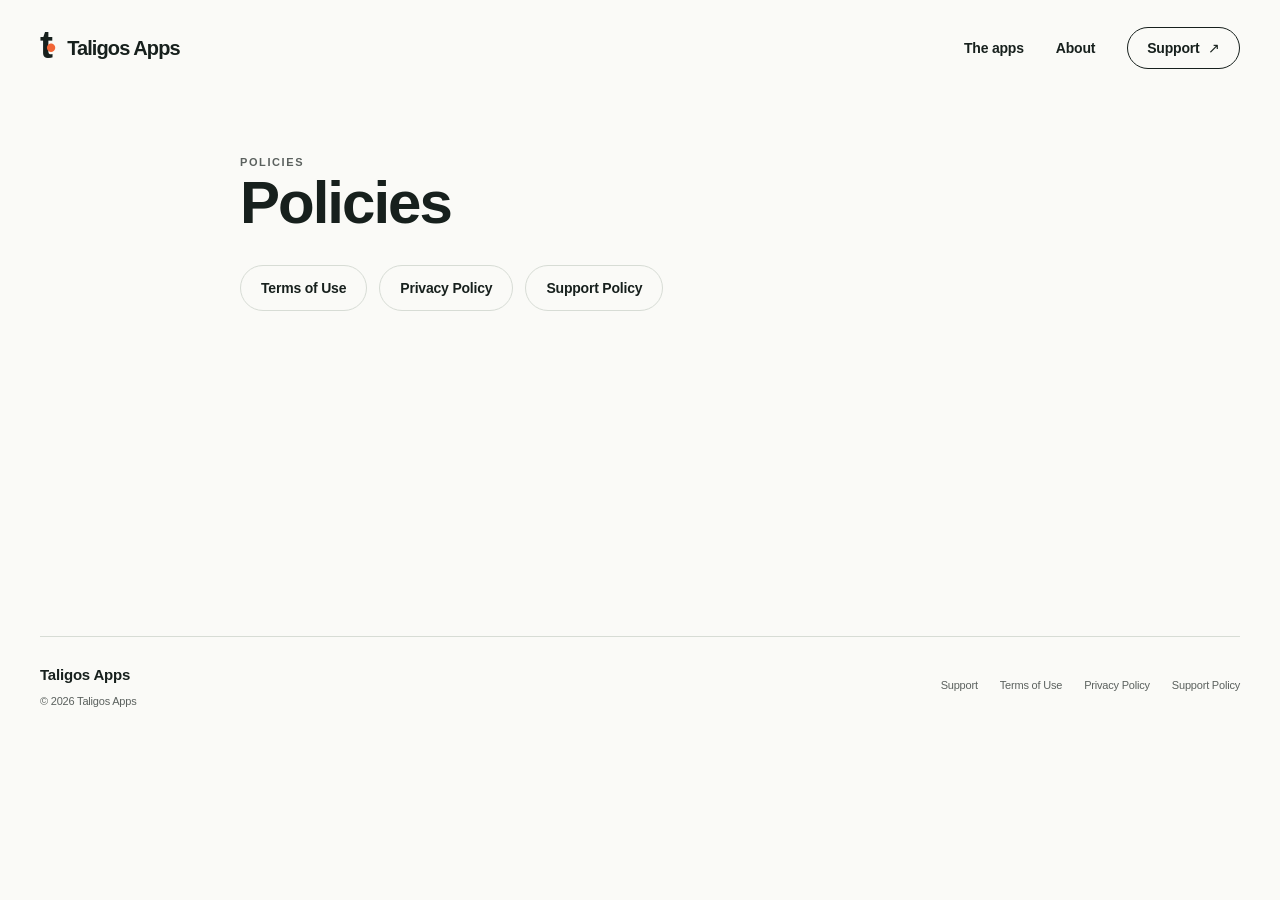
<file: policies.html>
<!DOCTYPE html>
<html lang="en">
  <head>
    <meta charset="UTF-8" />
    <meta name="viewport" content="width=device-width, initial-scale=1.0" />
    <title>Policies | Taligos Apps</title>
    <meta name="description" content="Terms of Use, Privacy Policy, and Support Policy for Taligos Apps." />
    <link rel="stylesheet" href="styles.css" />
  </head>
  <body><a class="skip-link" href="#main">Skip to content</a>
    <div class="site-shell">
      <header class="topbar">
<a class="brand" href="index.html" aria-label="Taligos Apps home"><span class="brand-monogram" aria-hidden="true">t<span>•</span></span><span class="brand-text">Taligos Apps</span></a>
<button class="menu-toggle" id="menuToggle" aria-label="Toggle navigation" aria-expanded="false" aria-controls="siteNav"><span></span><span></span><span></span></button>
<nav class="nav" id="siteNav" aria-label="Main navigation"><a href="index.html#apps">The apps</a><a href="index.html#about">About</a><a href="support.html">Support <span aria-hidden="true">↗</span></a></nav>
</header>
      <main id="main">
        <section class="section compact-top centered-copy">
          <p class="eyebrow">Policies</p>
          <h1 class="page-title">Policies</h1>
          <div class="button-row centered-actions">
            <a class="button button-secondary" href="terms.html">Terms of Use</a>
            <a class="button button-secondary" href="privacy.html">Privacy Policy</a>
            <a class="button button-secondary" href="support-policy.html">Support Policy</a>
          </div>
        </section>
      </main>
      <footer class="footer"><div><a class="footer-brand" href="index.html">Taligos Apps</a><p>© <span id="year">2026</span> Taligos Apps</p></div><div class="footer-links"><a href="support.html">Support</a><a href="terms.html">Terms of Use</a><a href="privacy.html">Privacy Policy</a><a href="support-policy.html">Support Policy</a></div></footer>
    </div>
    <script src="script.js"></script>
  </body>
</html>
</file>
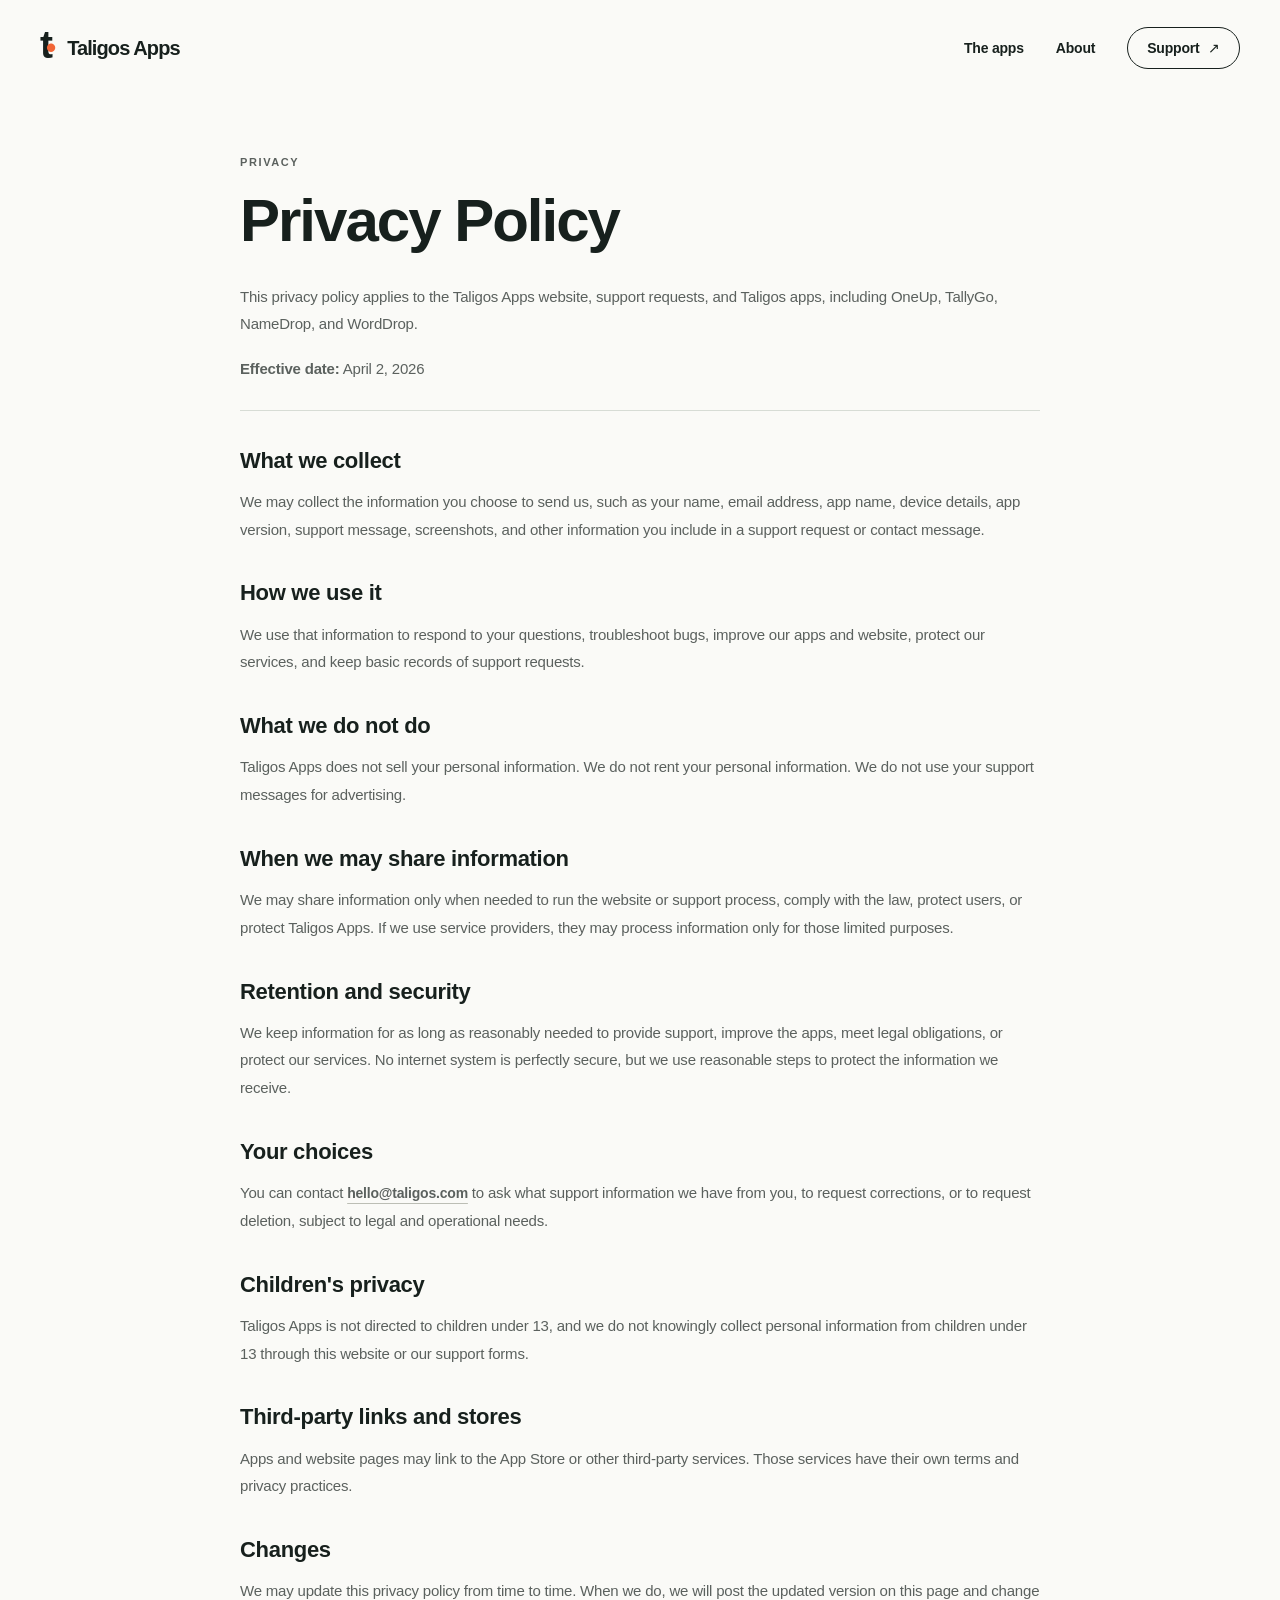
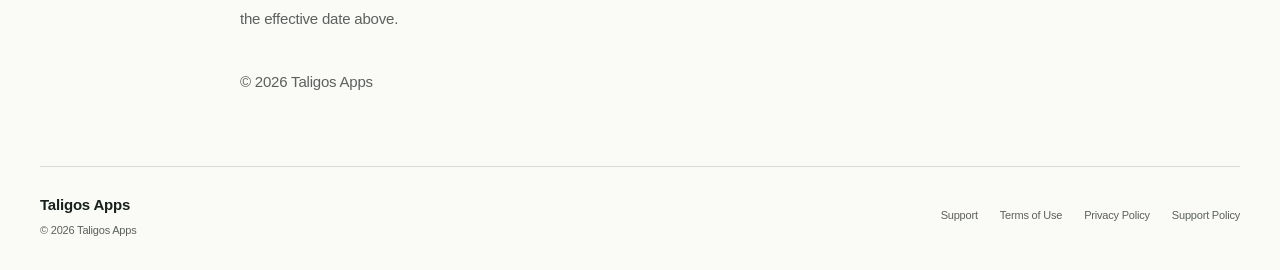
<file: privacy.html>
<!DOCTYPE html>
<html lang="en">
  <head>
    <meta charset="UTF-8" />
    <meta name="viewport" content="width=device-width, initial-scale=1.0" />
    <title>Privacy Policy | Taligos Apps</title>
    <meta name="description" content="Privacy Policy for the Taligos Apps website, support requests, and Taligos apps including OneUp, TallyGo, NameDrop, and WordDrop." />
    <meta name="theme-color" content="#fafaf7" />
    <link rel="canonical" href="https://taligos.com/privacy.html" />
    <link rel="icon" type="image/png" sizes="32x32" href="/favicon-32x32.png" />
    <link rel="icon" type="image/png" sizes="16x16" href="/favicon-16x16.png" />
    <link rel="apple-touch-icon" sizes="180x180" href="/apple-touch-icon.png" />
    <link rel="stylesheet" href="styles.css" />
  </head>
  <body><a class="skip-link" href="#main">Skip to content</a>
    <div class="site-shell">
      <header class="topbar">
<a class="brand" href="index.html" aria-label="Taligos Apps home"><span class="brand-monogram" aria-hidden="true">t<span>•</span></span><span class="brand-text">Taligos Apps</span></a>
<button class="menu-toggle" id="menuToggle" aria-label="Toggle navigation" aria-expanded="false" aria-controls="siteNav"><span></span><span></span><span></span></button>
<nav class="nav" id="siteNav" aria-label="Main navigation"><a href="index.html#apps">The apps</a><a href="index.html#about">About</a><a href="support.html">Support <span aria-hidden="true">↗</span></a></nav>
</header>

      
<main id="main">
        <section class="section compact-top">
          <div class="section-heading narrow centered-copy">
            <p class="eyebrow">Privacy</p>
            <h1 class="page-title">Privacy Policy</h1>
          </div>

          <div class="policy-intro">
            <p>This privacy policy applies to the Taligos Apps website, support requests, and Taligos apps, including OneUp, TallyGo, NameDrop, and WordDrop.</p>
            <p><strong>Effective date:</strong> April 2, 2026</p>
          </div>

          <div class="card policy-card">

  <h2>What we collect</h2>
  <p>We may collect the information you choose to send us, such as your name, email address, app name, device details, app version, support message, screenshots, and other information you include in a support request or contact message.</p>

  <h2>How we use it</h2>
  <p>We use that information to respond to your questions, troubleshoot bugs, improve our apps and website, protect our services, and keep basic records of support requests.</p>

  <h2>What we do not do</h2>
  <p>Taligos Apps does not sell your personal information. We do not rent your personal information. We do not use your support messages for advertising.</p>

  <h2>When we may share information</h2>
  <p>We may share information only when needed to run the website or support process, comply with the law, protect users, or protect Taligos Apps. If we use service providers, they may process information only for those limited purposes.</p>

  <h2>Retention and security</h2>
  <p>We keep information for as long as reasonably needed to provide support, improve the apps, meet legal obligations, or protect our services. No internet system is perfectly secure, but we use reasonable steps to protect the information we receive.</p>

  <h2>Your choices</h2>
  <p>You can contact <a class="text-link" href="mailto:hello@taligos.com">hello@taligos.com</a> to ask what support information we have from you, to request corrections, or to request deletion, subject to legal and operational needs.</p>

  <h2>Children&apos;s privacy</h2>
  <p>Taligos Apps is not directed to children under 13, and we do not knowingly collect personal information from children under 13 through this website or our support forms.</p>

  <h2>Third-party links and stores</h2>
  <p>Apps and website pages may link to the App Store or other third-party services. Those services have their own terms and privacy practices.</p>

  <h2>Changes</h2>
  <p>We may update this privacy policy from time to time. When we do, we will post the updated version on this page and change the effective date above.</p>

  <p class="policy-signoff">© 2026 Taligos Apps</p>
          </div>
        </section>
      </main>


      <footer class="footer"><div><a class="footer-brand" href="index.html">Taligos Apps</a><p>© <span id="year">2026</span> Taligos Apps</p></div><div class="footer-links"><a href="support.html">Support</a><a href="terms.html">Terms of Use</a><a href="privacy.html">Privacy Policy</a><a href="support-policy.html">Support Policy</a></div></footer>
    </div>

    <script src="script.js"></script>
  </body>
</html>
</file>
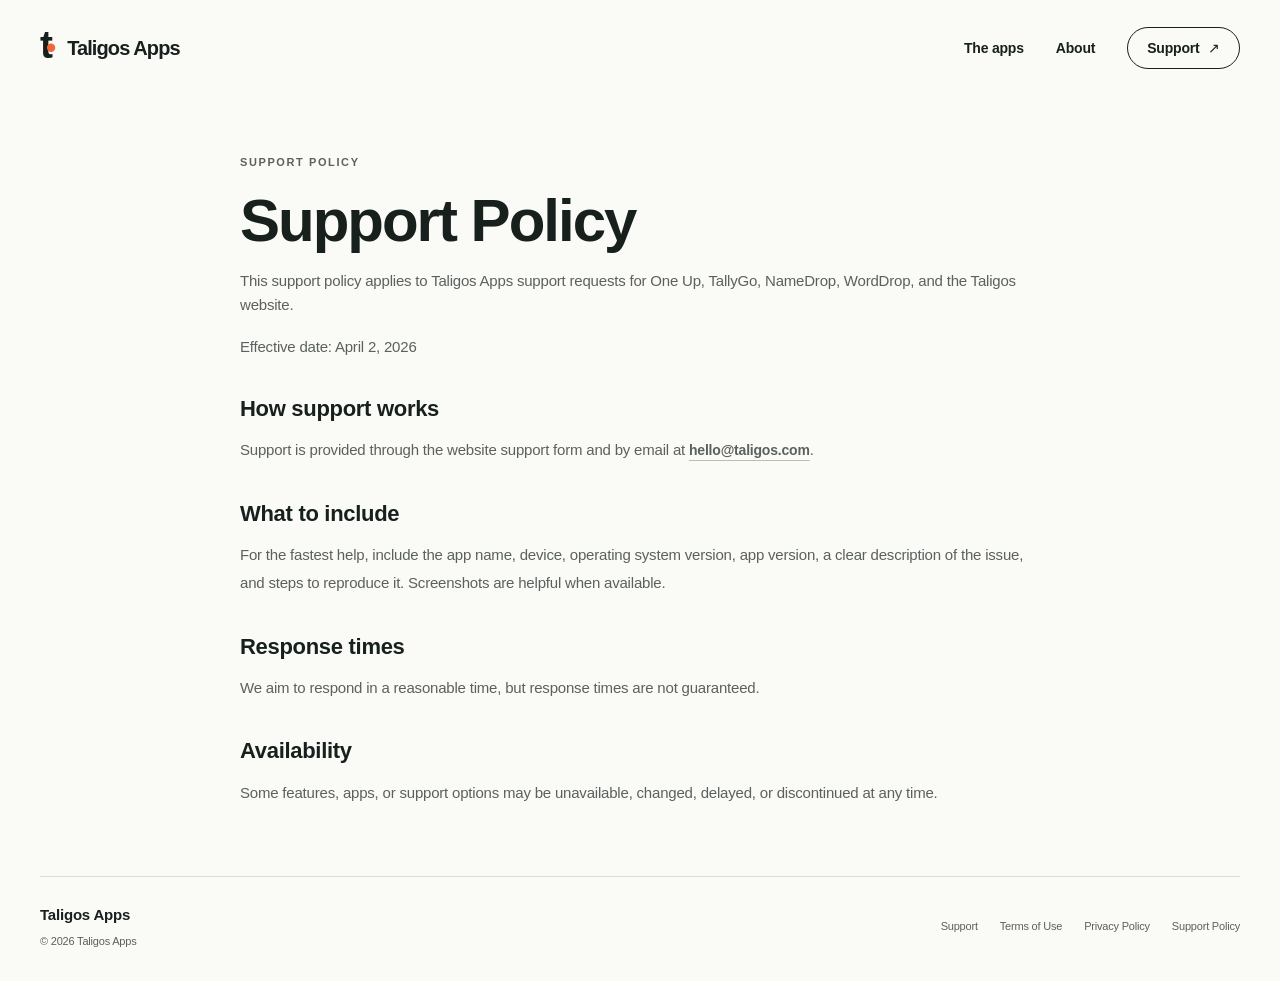
<file: support-policy.html>
<!DOCTYPE html>
<html lang="en">
  <head>
    <meta charset="UTF-8" />
    <meta name="viewport" content="width=device-width, initial-scale=1.0" />
    <title>Support Policy | Taligos Apps</title>
    <meta name="description" content="Support Policy for Taligos Apps, including support for One Up, TallyGo, NameDrop, and WordDrop." />
    <meta name="theme-color" content="#fafaf7" />
    <link rel="canonical" href="https://taligos.com/support-policy.html" />
    <link rel="icon" type="image/png" sizes="32x32" href="/favicon-32x32.png" />
    <link rel="icon" type="image/png" sizes="16x16" href="/favicon-16x16.png" />
    <link rel="apple-touch-icon" sizes="180x180" href="/apple-touch-icon.png" />
    <link rel="stylesheet" href="styles.css" />
  </head>
  <body><a class="skip-link" href="#main">Skip to content</a>
    <div class="site-shell">
      <header class="topbar">
<a class="brand" href="index.html" aria-label="Taligos Apps home"><span class="brand-monogram" aria-hidden="true">t<span>•</span></span><span class="brand-text">Taligos Apps</span></a>
<button class="menu-toggle" id="menuToggle" aria-label="Toggle navigation" aria-expanded="false" aria-controls="siteNav"><span></span><span></span><span></span></button>
<nav class="nav" id="siteNav" aria-label="Main navigation"><a href="index.html#apps">The apps</a><a href="index.html#about">About</a><a href="support.html">Support <span aria-hidden="true">↗</span></a></nav>
</header>

      <main id="main">
        <section class="section compact-top">
          <div class="section-heading narrow centered-copy">
            <p class="eyebrow">Support Policy</p>
            <h1 class="page-title">Support Policy</h1>
            <p>This support policy applies to Taligos Apps support requests for One Up, TallyGo, NameDrop, WordDrop, and the Taligos website.</p>
            <p>Effective date: April 2, 2026</p>
          </div>

          <div class="card policy-card">
            <h2>How support works</h2>
            <p>Support is provided through the website support form and by email at <a class="text-link" href="mailto:hello@taligos.com">hello@taligos.com</a>.</p>

            <h2>What to include</h2>
            <p>For the fastest help, include the app name, device, operating system version, app version, a clear description of the issue, and steps to reproduce it. Screenshots are helpful when available.</p>

            <h2>Response times</h2>
            <p>We aim to respond in a reasonable time, but response times are not guaranteed.</p>

            <h2>Availability</h2>
            <p>Some features, apps, or support options may be unavailable, changed, delayed, or discontinued at any time.</p>
          </div>
        </section>
      </main>

      <footer class="footer"><div><a class="footer-brand" href="index.html">Taligos Apps</a><p>© <span id="year">2026</span> Taligos Apps</p></div><div class="footer-links"><a href="support.html">Support</a><a href="terms.html">Terms of Use</a><a href="privacy.html">Privacy Policy</a><a href="support-policy.html">Support Policy</a></div></footer>
    </div>

    <script src="script.js"></script>
  </body>
</html>
</file>
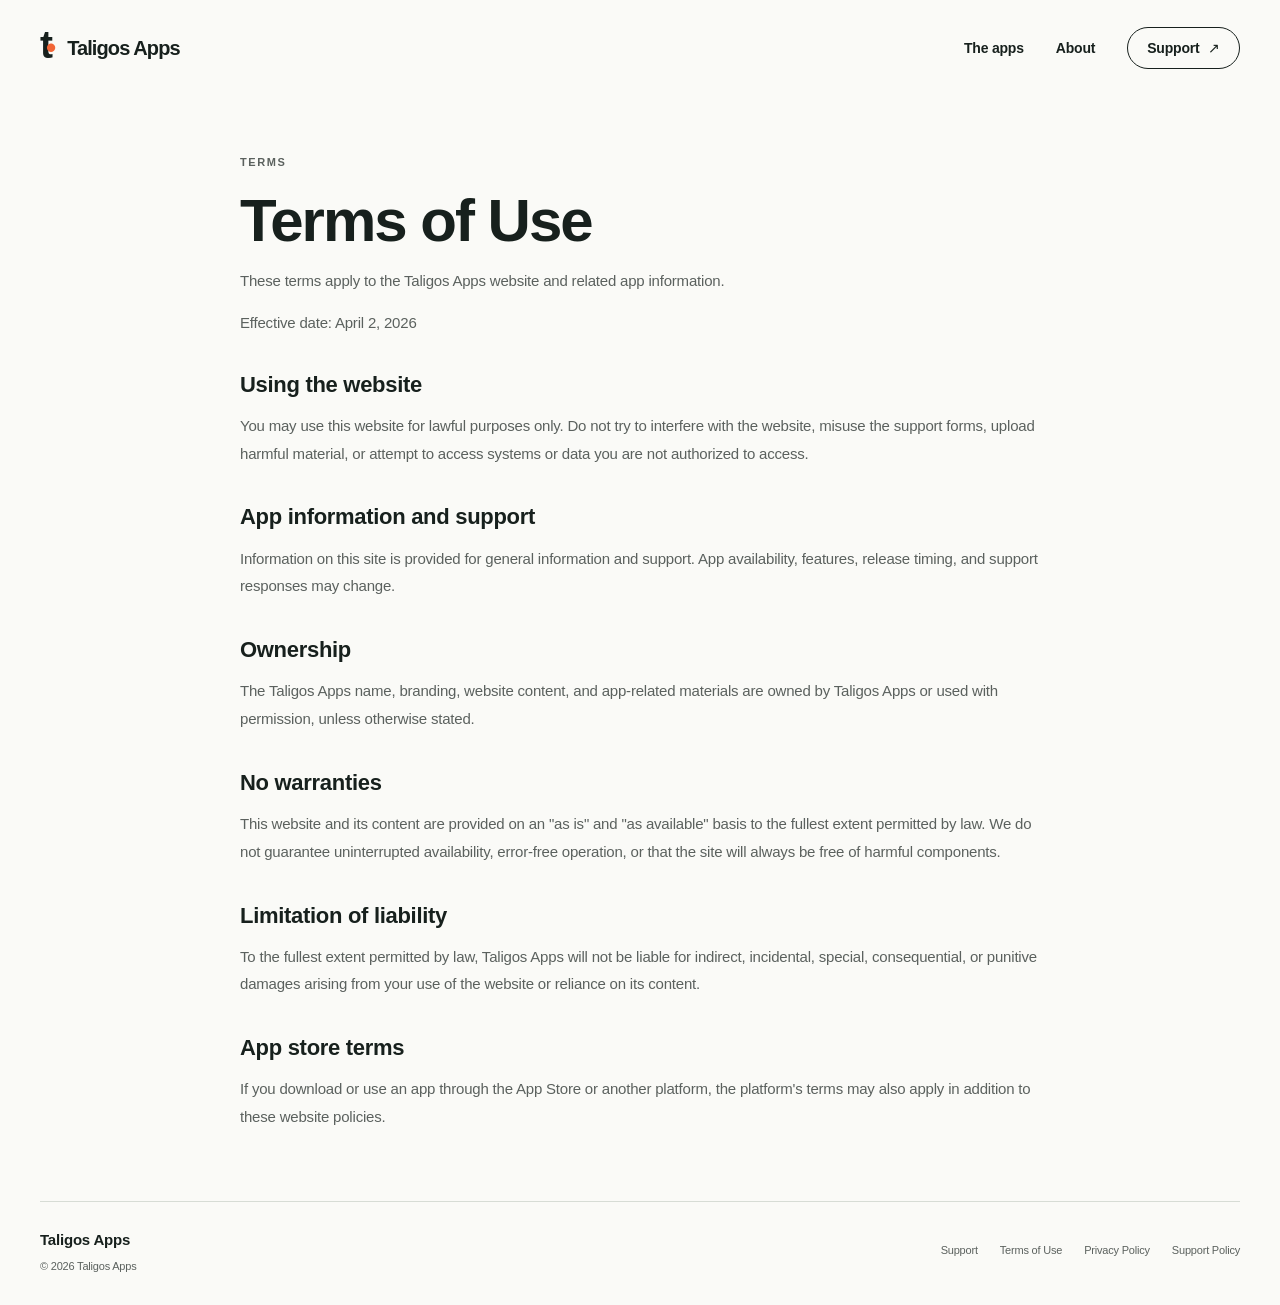
<file: terms.html>
<!DOCTYPE html>
<html lang="en">
  <head>
    <meta charset="UTF-8" />
    <meta name="viewport" content="width=device-width, initial-scale=1.0" />
    <title>Terms of Use | Taligos Apps</title>
    <meta name="description" content="Terms of Use for the Taligos Apps website and related app information." />
    <meta name="theme-color" content="#fafaf7" />
    <link rel="canonical" href="https://taligos.com/terms.html" />
    <link rel="icon" type="image/png" sizes="32x32" href="/favicon-32x32.png" />
    <link rel="icon" type="image/png" sizes="16x16" href="/favicon-16x16.png" />
    <link rel="apple-touch-icon" sizes="180x180" href="/apple-touch-icon.png" />
    <link rel="stylesheet" href="styles.css" />
  </head>
  <body><a class="skip-link" href="#main">Skip to content</a>
    <div class="site-shell">
      <header class="topbar">
<a class="brand" href="index.html" aria-label="Taligos Apps home"><span class="brand-monogram" aria-hidden="true">t<span>•</span></span><span class="brand-text">Taligos Apps</span></a>
<button class="menu-toggle" id="menuToggle" aria-label="Toggle navigation" aria-expanded="false" aria-controls="siteNav"><span></span><span></span><span></span></button>
<nav class="nav" id="siteNav" aria-label="Main navigation"><a href="index.html#apps">The apps</a><a href="index.html#about">About</a><a href="support.html">Support <span aria-hidden="true">↗</span></a></nav>
</header>

      <main id="main">
        <section class="section compact-top">
          <div class="section-heading narrow centered-copy">
            <p class="eyebrow">Terms</p>
            <h1 class="page-title">Terms of Use</h1>
            <p>These terms apply to the Taligos Apps website and related app information.</p>
            <p>Effective date: April 2, 2026</p>
          </div>

          <div class="card policy-card">
            <h2>Using the website</h2>
            <p>You may use this website for lawful purposes only. Do not try to interfere with the website, misuse the support forms, upload harmful material, or attempt to access systems or data you are not authorized to access.</p>

            <h2>App information and support</h2>
            <p>Information on this site is provided for general information and support. App availability, features, release timing, and support responses may change.</p>

            <h2>Ownership</h2>
            <p>The Taligos Apps name, branding, website content, and app-related materials are owned by Taligos Apps or used with permission, unless otherwise stated.</p>

            <h2>No warranties</h2>
            <p>This website and its content are provided on an "as is" and "as available" basis to the fullest extent permitted by law. We do not guarantee uninterrupted availability, error-free operation, or that the site will always be free of harmful components.</p>

            <h2>Limitation of liability</h2>
            <p>To the fullest extent permitted by law, Taligos Apps will not be liable for indirect, incidental, special, consequential, or punitive damages arising from your use of the website or reliance on its content.</p>

            <h2>App store terms</h2>
            <p>If you download or use an app through the App Store or another platform, the platform's terms may also apply in addition to these website policies.</p>
          </div>
        </section>
      </main>

      <footer class="footer"><div><a class="footer-brand" href="index.html">Taligos Apps</a><p>© <span id="year">2026</span> Taligos Apps</p></div><div class="footer-links"><a href="support.html">Support</a><a href="terms.html">Terms of Use</a><a href="privacy.html">Privacy Policy</a><a href="support-policy.html">Support Policy</a></div></footer>
    </div>

    <script src="script.js"></script>
  </body>
</html>
</file>
<file: styles.css>
:root{--bg:#f7f6f2;--paper:#fffefa;--ink:#242b2b;--muted:#5f6663;--line:#d8d9d2;--accent:#94432d;--soft:#edece5;--max:1160px;color-scheme:light}
*{box-sizing:border-box}html{scroll-behavior:smooth;scroll-padding-top:30px}body{margin:0;background:var(--bg);color:var(--ink);font:16px/1.6 -apple-system,BlinkMacSystemFont,"Segoe UI",sans-serif;-webkit-font-smoothing:antialiased}img{display:block;max-width:100%}a{color:inherit;text-underline-offset:5px}button,input,textarea,select{font:inherit}button,a,input,textarea{touch-action:manipulation}button{cursor:pointer}a:hover{color:var(--accent)}:focus-visible{outline:2px solid var(--accent);outline-offset:5px}::selection{background:#ead4c9}h1,h2,h3,p{margin:0}p+p{margin-top:18px}.site-shell{width:min(calc(100% - 96px),var(--max));margin:auto}.topbar{height:108px;display:flex;align-items:center;justify-content:space-between;border-bottom:1px solid var(--line);gap:24px}.brand{display:inline-flex;align-items:center;gap:12px;text-decoration:none}.brand-monogram{font:bold 40px/.9 Georgia,serif;color:var(--accent);margin-top:-6px}.brand-text{font-size:18px;font-weight:650;letter-spacing:-.6px}.nav{display:flex;gap:35px;align-items:center}.nav a{font-size:14px;text-decoration:none}.nav a:hover{text-decoration:underline}.nav a span{margin-left:5px}.menu-toggle{display:none}.skip-link{position:fixed;top:-100px;left:20px;background:var(--paper);padding:12px;z-index:100}.skip-link:focus{top:12px}.eyebrow,.section-number{text-transform:uppercase;font-size:11px;letter-spacing:1.6px;font-weight:650;color:var(--muted)}.home-intro{padding:66px 0 76px}.intro-grid{display:grid;grid-template-columns:1.65fr 1fr;align-items:end;gap:70px;margin-top:30px}.home-intro h1{font:normal clamp(42px,5.4vw,70px)/1.08 Georgia,"Times New Roman",serif;letter-spacing:-2.9px}.home-intro h1 em{font-weight:normal;color:var(--accent)}.intro-note{max-width:330px;padding-bottom:3px}.intro-note>p:first-child{font-size:19px;line-height:1.55}.intro-note>p:nth-child(2){font-size:14px;color:var(--muted);line-height:1.7;margin-top:16px}.text-link{display:inline-block;font-size:14px;font-weight:600;text-decoration:underline;text-decoration-color:#bcbeb5}.intro-note .text-link{margin-top:22px}.text-link span{margin-left:14px}.collection{display:grid;grid-template-columns:270px 1fr;gap:48px;padding:42px 0 22px;border-top:1px solid var(--ink)}.collection-heading h2{font:normal 30px/1.15 Georgia,serif;letter-spacing:-.6px;margin:21px 0 18px}.collection-heading p{font-size:14px;color:var(--muted);line-height:1.7}.app-entry{display:grid;grid-template-columns:76px 1fr;gap:26px;padding:0 0 32px;margin-bottom:30px;border-bottom:1px solid var(--line)}.app-entry:last-child{border:0;margin-bottom:0}.app-icon{width:76px;height:76px;object-fit:cover;border-radius:17px;box-shadow:0 1px 4px #00000012}.app-heading{display:flex;justify-content:space-between;align-items:baseline;gap:12px}.app-heading h3{font-size:23px;font-weight:600;letter-spacing:-.5px;line-height:1.2}.app-platform{font-size:12px;color:var(--muted);white-space:nowrap}.app-copy p{font-size:15px;line-height:1.7;color:var(--muted);margin:12px 0 17px;max-width:54ch}.app-links{display:flex;flex-wrap:wrap;gap:24px}.app-links a{font-size:13px;font-weight:600;text-decoration:none;border-bottom:1px solid #aeb1a7;padding-bottom:2px;display:inline-flex;gap:14px}.app-links a:hover{border-color:var(--accent)}.about-section{display:grid;grid-template-columns:1fr 1fr;gap:100px;background:var(--soft);padding:48px;margin:20px 0 0}.about-section h2{font:normal 34px/1.2 Georgia,serif;letter-spacing:-.8px;margin-top:24px}.about-copy p{font-size:15px;line-height:1.75}.about-copy p+p{color:var(--muted)}.about-copy .text-link{margin-top:22px}.help-strip{display:flex;align-items:center;justify-content:space-between;gap:30px;padding:42px 0}.help-strip h2{font:normal 28px/1.2 Georgia,serif}.help-strip p{font-size:14px;color:var(--muted);margin-top:8px}.button{display:inline-flex;justify-content:center;align-items:center;gap:24px;min-height:46px;padding:11px 20px;border-radius:3px;border:1px solid var(--line);background:transparent;text-decoration:none;font-size:14px;font-weight:550}.button-primary{background:var(--ink);color:white;border-color:var(--ink)}.button-primary:hover{background:var(--accent);border-color:var(--accent);color:white}.button-secondary:hover{background:var(--soft)}.footer{border-top:1px solid var(--line);padding:32px 0 36px;display:flex;justify-content:space-between;align-items:center;gap:20px}.footer-brand{text-decoration:none;font-size:14px;font-weight:650}.footer p{font-size:11px;color:var(--muted);margin-top:5px}.footer-links{display:flex;flex-wrap:wrap;gap:22px}.footer-links a{font-size:11px;color:var(--muted);text-decoration:none}.footer-links a:hover{text-decoration:underline;color:var(--accent)}
/* Support and policy pages use the same type, spacing, and rules. */
.section.compact-top{padding:58px 0 70px;max-width:800px;margin:auto;min-height:60vh}.section-heading{margin-bottom:32px}.section-heading .eyebrow{margin-bottom:18px}.page-title{font:normal clamp(36px,5vw,52px)/1.12 Georgia,serif;letter-spacing:-1.5px}.section-heading p:not(.eyebrow){color:var(--muted);margin-top:18px;font-size:15px}.support-page-shell{max-width:840px!important}.support-heading-tight{margin-bottom:40px}.support-flow{display:grid;gap:24px}.support-step-card{border-top:1px solid var(--line);padding:24px 0 0;scroll-margin-top:24px}.support-step-head,.support-step-head-left{display:flex;align-items:center;gap:14px;margin-bottom:22px}.support-step-head-left{margin:0}.step-chip{display:grid;place-items:center;width:28px;height:28px;border:1px solid #b7bcb2;font-size:12px}.support-step-head h2{font-size:17px;line-height:1.4;font-weight:600}.support-step-head p{font-size:11px;color:var(--muted);margin-top:2px}.support-step-head-spread{justify-content:space-between}.choice-grid{display:grid;grid-template-columns:repeat(2,1fr);gap:12px}.choice-card{display:flex;align-items:center;text-align:left;gap:16px;padding:18px;border:1px solid var(--line);border-radius:3px;background:var(--paper);color:var(--ink);min-height:92px}.choice-card:hover,.segment:hover{border-color:#848d81}.choice-card.active,.segment.active{border-color:var(--ink);background:var(--soft);box-shadow:inset 0 0 0 1px var(--ink)}.choice-icon{width:48px;height:48px;border-radius:11px;object-fit:cover}.choice-card strong{display:block;font-size:15px;font-weight:600}.choice-card small{display:block;color:var(--muted);font-size:12px;margin-top:2px}.segmented{display:grid;grid-template-columns:repeat(3,1fr);gap:12px}.segment{padding:12px;border:1px solid var(--line);border-radius:3px;background:var(--paper);color:var(--ink);font-size:14px}.hidden{display:none!important}.support-grid{display:grid;gap:20px}.two-col-fields{grid-template-columns:repeat(2,1fr)}.three-col-fields{grid-template-columns:repeat(3,1fr)}label{display:block;margin-bottom:20px}label>span{display:block;font-size:13px;font-weight:600;margin-bottom:8px}input,textarea,select{width:100%;color:var(--ink);background:var(--paper);border:1px solid #b9beb4;border-radius:3px;padding:11px 12px;font-size:14px}input[type=file]{font-size:12px}textarea{resize:vertical;min-height:110px}input::placeholder,textarea::placeholder{color:#737974}.field-note,.policy-note{display:block;font-size:12px;line-height:1.7;color:var(--muted);margin-top:12px}.policy-note{font-size:11px;max-width:78ch}.policy-note .text-link{font-size:inherit}.summary-pill,.file-chip{font-size:12px;background:var(--soft);padding:5px 9px;display:inline-block;margin:2px}.support-submit-row{margin:16px 0}.policy-intro{font-size:15px;color:var(--muted);line-height:1.8;border-bottom:1px solid var(--line);padding-bottom:28px;margin-bottom:30px}.policy-card h2{font-size:20px;letter-spacing:-.3px;margin:32px 0 10px;font-weight:600}.policy-card p,.policy-card li{font-size:15px;line-height:1.85;color:var(--muted)}.policy-card p+p{margin-top:12px}.policy-signoff{margin-top:35px!important}.button-row{display:flex;flex-wrap:wrap;gap:12px;margin-top:32px}
@media(min-width:1450px){.home-intro{padding-top:80px;padding-bottom:90px}}
@media(max-width:900px){.site-shell{width:calc(100% - 64px)}.intro-grid{gap:40px;grid-template-columns:1.3fr 1fr}.home-intro h1{font-size:50px;letter-spacing:-2px}.collection{grid-template-columns:200px 1fr;gap:32px}.app-entry{grid-template-columns:60px 1fr;gap:20px}.app-icon{width:60px;height:60px;border-radius:14px}.app-heading{align-items:start;flex-direction:column;gap:6px}.about-section{gap:36px;padding:32px}.about-section h2{font-size:29px}.footer{align-items:start}.footer-links{justify-content:flex-end;gap:14px}}
@media(max-width:600px){html{scroll-padding-top:15px}.site-shell{width:calc(100% - 40px)}.topbar{height:82px;position:relative}.brand-text{font-size:16px}.brand-monogram{font-size:34px}.menu-toggle{display:block;width:42px;height:42px;border:1px solid var(--line);border-radius:3px;background:transparent}.menu-toggle span{display:block;width:17px;height:1px;background:var(--ink);margin:5px auto}.nav{display:none;position:absolute;top:81px;left:0;right:0;padding:18px 20px;gap:24px;background:var(--paper);border:1px solid var(--line);z-index:20}.nav.open{display:flex}.home-intro{padding:40px 0}.eyebrow,.section-number{font-size:10px;letter-spacing:1.3px}.intro-grid{grid-template-columns:1fr;gap:25px;margin-top:22px}.home-intro h1{font-size:44px;letter-spacing:-1.8px}.intro-note{max-width:100%}.intro-note>p:first-child{font-size:17px}.intro-note>p:first-child br{display:none}.intro-note>p:nth-child(2){max-width:42ch;font-size:14px}.intro-note .text-link{margin-top:18px}.collection{grid-template-columns:1fr;gap:28px;padding-top:28px}.collection-heading h2{font-size:29px;margin:14px 0 10px}.collection-heading br{display:none}.collection-heading p{font-size:13px}.collection-heading p br{display:none}.app-entry{grid-template-columns:56px 1fr;gap:16px;margin-bottom:24px;padding-bottom:24px}.app-icon{width:56px;height:56px;border-radius:13px}.app-heading h3{font-size:21px}.app-heading{gap:3px}.app-copy p{font-size:14px;margin-top:10px}.app-links{gap:19px}.app-links a{font-size:12px;gap:9px}.about-section{grid-template-columns:1fr;gap:24px;margin-top:8px;padding:26px 23px}.about-section h2{font-size:29px;margin-top:17px}.about-copy p{font-size:14px}.help-strip{align-items:start;flex-direction:column;gap:20px;padding:30px 0}.help-strip p{font-size:13px}.footer{flex-direction:column;padding:26px 0;gap:22px}.footer-links{justify-content:flex-start;gap:12px 18px}.section.compact-top{padding:36px 0 48px}.section-heading{margin-bottom:28px}.page-title{font-size:39px}.choice-grid{gap:8px}.choice-card{padding:13px 10px;gap:10px;min-height:80px}.choice-icon{width:34px;height:34px;border-radius:8px}.choice-card strong{font-size:14px}.choice-card small{font-size:10px}.two-col-fields,.three-col-fields{grid-template-columns:1fr;gap:0}.support-step-head-spread{align-items:start;gap:14px}.support-selection-pills{display:none}.segmented{gap:8px}.policy-card h2{font-size:19px}}
@media(prefers-reduced-motion:reduce){html{scroll-behavior:auto}*{animation:none!important;transition:none!important}}
/* Bold studio direction */
:root{--bg:#fafaf7;--paper:#fff;--ink:#17201d;--muted:#5b615e;--line:#d7dcd5;--accent:#1646e9;--soft:#edf1e9;--max:1280px}body{font-family:"Helvetica Neue",Helvetica,Arial,sans-serif;letter-spacing:-.2px}.site-shell{width:min(calc(100% - 80px),var(--max))}.topbar{height:96px;border:0}.brand{gap:10px}.brand-monogram{font:900 39px/.9 "Helvetica Neue",Helvetica,Arial,sans-serif;color:var(--ink);letter-spacing:-7px;margin-right:8px}.brand-monogram span{color:#f26637;font-size:29px}.brand-text{font-size:20px;letter-spacing:-.9px;font-weight:750}.nav{gap:32px}.nav a{font-size:14px;font-weight:550}.nav a:last-child{border:1px solid var(--ink);border-radius:30px;padding:9px 19px}.bold-hero{position:relative;min-height:600px;background:#123ed3;border-radius:12px;overflow:hidden;color:#fff;display:flex;align-items:center;isolation:isolate}.hero-image{position:absolute;inset:0;width:100%;height:100%;object-fit:cover;z-index:-2}.bold-hero:after{content:"";position:absolute;inset:0;background:linear-gradient(90deg,#0637c244 0%,transparent 70%);z-index:-1}.hero-content{padding:68px 56px;max-width:660px}.hero-content .eyebrow{color:#dfe7ff;font-size:11px;letter-spacing:1.6px}.hero-content h1{font-size:clamp(56px,6.5vw,94px);line-height:.98;font-weight:800;letter-spacing:-5.5px;margin:28px 0}.hero-content>p:not(.eyebrow){font-size:18px;line-height:1.6;color:#f1f4ff}.hero-button{margin-top:28px;border:0;border-radius:40px;background:#f1ffc3;color:#17201d;padding:15px 24px;font-size:14px;font-weight:650;gap:30px}.hero-button:hover{background:white;color:#17201d}.hero-caption{position:absolute;bottom:23px;right:30px;font-size:9px;letter-spacing:1.6px;color:#fff}.apps-section{padding:78px 0 0}.bold-section-head{display:flex;justify-content:space-between;align-items:end;gap:30px;margin-bottom:32px}.bold-section-head h2{font:750 42px/1.07 "Helvetica Neue",Helvetica,Arial,sans-serif;letter-spacing:-1.8px;margin-top:15px;max-width:540px}.bold-section-head>p{font-size:14px;color:var(--muted);line-height:1.7}.product-grid{display:grid;grid-template-columns:1fr 1fr;gap:28px}.product{min-width:0}.product-art{height:300px;position:relative;overflow:hidden;border-radius:8px;display:grid;place-items:center;isolation:isolate}.product-category{position:absolute;top:23px;left:25px;font-size:10px;font-weight:650;letter-spacing:1.3px;z-index:2}.product-art img{width:124px;height:124px;border-radius:28px;object-fit:cover;box-shadow:0 18px 35px #14203330;transform:rotate(-10deg);z-index:1}.product-number{font-size:280px;line-height:1;font-weight:800;letter-spacing:-20px;position:absolute;right:-12px;bottom:-35px;opacity:.16;transform:rotate(-15deg);z-index:0;user-select:none}.oneup .product-art{background:#dfe6ff;color:#153cc1}.tallygo .product-art{background:#ff7e49;color:#7c2509}.tallygo .product-art img{transform:rotate(9deg)}.namedrop .product-art{background:#d9ebcf;color:#244b2a}.worddrop .product-art{background:#e6dcf9;color:#35216a}.worddrop .product-art img{transform:rotate(9deg)}.product-info{display:flex;justify-content:space-between;align-items:start;gap:22px;padding:25px 2px 0}.product-info h3{font-size:28px;font-weight:750;letter-spacing:-1px;line-height:1.15}.product-info p{font-size:14px;line-height:1.65;color:var(--muted);margin-top:10px;max-width:32ch}.product-links{display:flex;flex-direction:column;gap:12px;flex-shrink:0;padding-top:5px}.product-links a{font-size:12px;font-weight:600;text-decoration:none;display:flex;justify-content:space-between;gap:22px;border-bottom:1px solid #bdc4bb;padding-bottom:5px}.purpose-banner{margin-top:78px;position:relative;isolation:isolate;min-height:450px;border-radius:10px;overflow:hidden;display:flex;align-items:center;background:#e7eed8}.purpose-banner>img{position:absolute;inset:0;width:100%;height:100%;object-fit:cover;z-index:-1}.purpose-banner>div{padding:56px;max-width:550px}.purpose-banner h2{font-size:clamp(48px,5vw,70px);line-height:1;font-weight:780;letter-spacing:-3.5px;margin-top:24px}.purpose-banner p:not(.eyebrow){font-size:16px;color:#39463b;line-height:1.6;margin-top:22px}.purpose-banner .text-link{margin-top:24px}.ministry-section{padding-top:32px}.bold-about{padding:78px 0 65px;margin-top:64px;border-top:1px solid var(--line)}.bold-about>div{display:grid;grid-template-columns:1.2fr 1fr;gap:80px;margin-top:25px}.bold-about h2,.bold-help h2{font:750 44px/1.08 "Helvetica Neue",Helvetica,Arial,sans-serif;letter-spacing:-1.9px}.bold-about>div>div{max-width:450px}.bold-about p:not(.eyebrow){font-size:15px;line-height:1.75;color:var(--muted)}.bold-about .text-link{margin-top:22px}.bold-help{display:flex;justify-content:space-between;align-items:center;gap:30px;background:#e8f0db;padding:44px 48px;border-radius:8px;margin-bottom:45px}.bold-help p{font-size:14px;line-height:1.7;margin-bottom:20px}.button{border-radius:30px}.button-primary{background:var(--ink)}.footer{padding:25px 0 30px}.footer-brand{font-size:15px;font-weight:750}.page-title{font:750 clamp(38px,5vw,60px)/1.02 "Helvetica Neue",Helvetica,Arial,sans-serif;letter-spacing:-2px}.choice-card{border-radius:8px}.step-chip{border-radius:50%}.segment,input,textarea{border-radius:6px}.support-step-head h2{letter-spacing:-.4px}.policy-card h2{font-size:22px;font-weight:700}
@media(max-width:1000px){.hero-content{padding:44px;max-width:570px}.hero-content h1{font-size:74px;letter-spacing:-4px}.bold-hero{min-height:550px}.product-info{flex-direction:column;gap:16px}.product-info p{max-width:46ch}.product-links{flex-direction:row;gap:22px;width:100%}.product-art{height:270px}.product-number{font-size:240px}.bold-about>div{gap:45px}.bold-about h2,.bold-help h2{font-size:36px}}
@media(max-width:600px){.site-shell{width:calc(100% - 32px)}.topbar{height:78px}.nav{top:77px;border-radius:8px;gap:16px}.nav a{font-size:13px}.nav a:last-child{padding:6px 12px}.brand-text{font-size:18px}.brand-monogram{font-size:34px}.bold-hero{min-height:640px;align-items:start;border-radius:8px}.hero-image{object-position:65% center}.bold-hero:after{background:linear-gradient(180deg,#0733bd66 0%,#0733bd11 70%)}.hero-content{padding:38px 26px;max-width:100%}.hero-content .eyebrow{font-size:9px;letter-spacing:1.25px}.hero-content h1{font-size:57px;letter-spacing:-3px;margin:25px 0 20px}.hero-content>p:not(.eyebrow){font-size:15px;line-height:1.6}.hero-button{font-size:12px;margin-top:22px;padding:12px 19px;gap:25px}.hero-caption{font-size:7px;bottom:18px;left:26px;right:auto;letter-spacing:1px}.apps-section{padding-top:45px}.bold-section-head{display:block;margin-bottom:25px}.bold-section-head h2{font-size:33px;letter-spacing:-1.3px;max-width:330px}.bold-section-head>p{font-size:13px;margin-top:14px}.bold-section-head>p br{display:none}.product-grid{grid-template-columns:1fr;gap:35px}.product-art{height:260px}.product-art img{width:112px;height:112px;border-radius:25px}.product-category{font-size:9px;top:20px;left:22px}.product-number{font-size:240px}.product-info{padding:20px 3px 0;gap:14px}.product-info h3{font-size:27px}.product-info p{font-size:14px;margin-top:7px}.product-links{gap:24px;padding:0}.product-links a{font-size:12px}.purpose-banner{margin-top:44px;min-height:450px;align-items:start}.purpose-banner>img{object-position:35% center}.purpose-banner>div{padding:32px 26px}.purpose-banner h2{font-size:48px;letter-spacing:-2.5px;margin-top:20px}.purpose-banner .eyebrow{font-size:9px;letter-spacing:1px}.purpose-banner p:not(.eyebrow){font-size:14px;max-width:24ch}.purpose-banner p br{display:none}.ministry-section{padding-top:30px}.bold-about{padding:36px 0;margin-top:42px}.bold-about>div{grid-template-columns:1fr;gap:22px;margin-top:20px}.bold-about h2{font-size:34px;letter-spacing:-1.4px}.bold-about p:not(.eyebrow){font-size:14px}.bold-help{padding:28px;display:block;margin-bottom:30px}.bold-help h2{font-size:37px;letter-spacing:-1.4px;margin-bottom:20px}.bold-help p{font-size:13px}.page-title{font-size:40px}.footer{padding-top:25px}.menu-toggle{border:0}.nav.open{align-items:center}.choice-card small{font-size:10px}}
@media(max-width:600px){.bold-hero{background:#0744cc;min-height:700px}.hero-image{top:auto;bottom:0;height:340px;object-position:85% center;mask-image:linear-gradient(to bottom,transparent 0%,#000 22%);-webkit-mask-image:linear-gradient(to bottom,transparent 0%,#000 22%)}.bold-hero:after{display:none}.hero-content h1{font-size:52px;letter-spacing:-2.8px}.hero-content{padding-top:35px}.hero-content>p:not(.eyebrow){font-size:14px}.hero-caption{z-index:2}.purpose-banner>img{object-position:15% center}}
@media(max-width:600px){.hero-content h1{font-size:46px;letter-spacing:-2.6px}}
.purpose-banner>img{z-index:-2}.purpose-banner:before{content:"";position:absolute;inset:0;z-index:-1;background:linear-gradient(90deg,#faf9edb8,transparent 75%)}
@media(max-width:600px){.bold-hero{background:#083773}}

/* Keep the next action clear and the supporting copy brief. */
.hero-content{max-width:800px;width:70%}.hero-content h1{font-size:clamp(56px,5.8vw,82px);letter-spacing:-4px}.hero-button{margin-top:8px}.bold-section-head h2{margin:0}.game-product .product-art{text-decoration:none;transition:filter .15s}.game-product .product-art:hover{filter:brightness(.96)}.game-product .product-art:focus-visible{outline:3px solid var(--accent);outline-offset:5px}.game-product .product-info{display:block}.game-product .product-info p{max-width:none;margin:9px 0 20px}.game-product .product-links{display:flex;flex-direction:row;align-items:center;gap:24px;padding:0}.game-product .product-links .play-button{display:flex;align-items:center;justify-content:space-between;flex:1;gap:24px;padding:15px 20px;background:#1646e9;color:#fff;border:0;border-radius:6px;font-size:15px;font-weight:650;min-height:52px}.game-product .product-links .play-button:hover{background:#0b32b4}.game-product .product-links .ios-link{font-size:12px;color:var(--muted);padding-bottom:3px;gap:10px}.simple-about{margin-top:60px;padding:35px 0;border-top:1px solid var(--line);display:flex;align-items:baseline;justify-content:space-between;gap:22px}.simple-about h2,.simple-help h2{font-size:25px;letter-spacing:-.8px;line-height:1.2}.simple-about p{font-size:14px;color:var(--muted)}.simple-help{display:flex;align-items:center;justify-content:space-between;padding:28px 30px;margin-bottom:35px;border-radius:8px;background:#e8f0db}.purpose-banner h2{margin-top:0}
@media(max-width:1000px){.hero-content{width:85%;max-width:730px}.hero-content h1{font-size:64px;letter-spacing:-3.5px}}
@media(max-width:600px){.hero-content{width:100%;max-width:100%;padding-left:24px;padding-right:24px}.hero-content h1{font-size:38px;letter-spacing:-1.8px;line-height:1.08;margin:28px 0 24px}.hero-button{margin-top:0}.bold-hero{min-height:600px}.hero-image{height:310px}.game-product .product-links{gap:20px}.game-product .product-links .play-button{font-size:14px;padding:14px 18px}.game-product .product-info p{font-size:14px;margin-bottom:18px}.simple-about{display:block;margin-top:36px;padding:28px 0}.simple-about p{margin-top:10px;font-size:13px}.simple-help{padding:24px;margin-bottom:28px}.simple-help h2{font-size:23px}.simple-help .button{font-size:13px;gap:15px;padding:10px 17px}}
@media(max-width:360px){.hero-content h1{font-size:34px;letter-spacing:-1.6px}.game-product .product-links{gap:13px}.game-product .product-links .play-button{padding:14px;font-size:13px}.game-product .product-links .ios-link{font-size:11px}}

/* One compact primary action across the app collection. */
.product .product-info{display:block}.product .product-info p{max-width:none;margin:9px 0 18px}.product .product-links{display:flex;flex-direction:row;align-items:center;gap:22px;padding:0;flex-wrap:wrap}.product .product-links .primary-action{display:inline-flex;align-items:center;justify-content:center;flex:0 0 auto;min-height:44px;padding:11px 23px;gap:25px;background:#1646e9;color:#fff;border:0;border-radius:6px;font-size:14px;font-weight:650;line-height:1.5;text-decoration:none}.product .product-links .primary-action:hover{background:#0b32b4}.product .product-links .ios-link{font-size:12px;color:var(--muted);padding-bottom:3px;gap:10px}.product .product-links .primary-action:focus-visible{outline:2px solid #1646e9;outline-offset:4px}
@media(max-width:600px){.product .product-links{gap:20px}.product .product-links .primary-action{min-height:44px;padding:11px 22px;font-size:14px;gap:24px}}

.section-subtitle{font-size:15px;line-height:1.5;color:var(--muted);margin:10px 0 0}.audience-heading{font-size:28px;line-height:1.2;font-weight:700;letter-spacing:-.8px;margin:0 0 26px}
@media(max-width:600px){.section-subtitle{font-size:14px;margin-top:10px}.audience-heading{font-size:25px;max-width:24ch;margin-bottom:22px}}

.purpose-banner .audience-tagline{font-size:14px;line-height:1.5;margin-top:16px;max-width:none;color:#39463b;font-weight:500}
@media(max-width:600px){.purpose-banner .audience-tagline{font-size:13px;max-width:26ch}.hero-content h1{margin-top:12px}}
</file>
